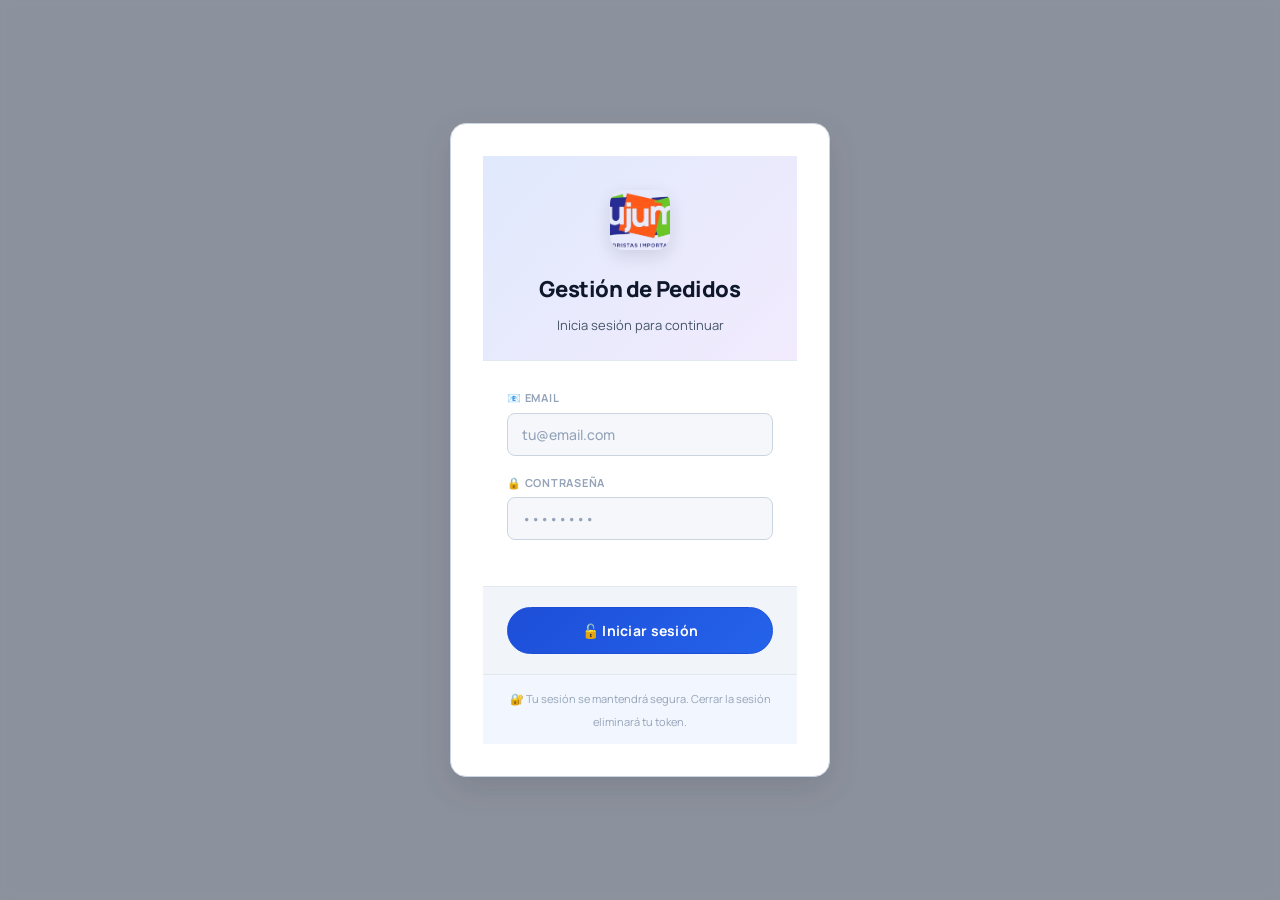
<file: configuracion.html>
<!DOCTYPE html>
<html lang="es">
<head>
  <meta charset="UTF-8" />
  <meta name="viewport" content="width=device-width, initial-scale=1.0" />
  <title>Configuración — Gestión de pedidos</title>
  <link rel="stylesheet" href="styles.css" />
  <link rel="icon" type="image/x-icon" href="favicon.ico">
</head>
<body>

<!-- ============================================================
     MODAL DE LOGIN
============================================================ -->
<div class="modal-overlay" id="modal-login-overlay">
  <div class="modal modal-login" id="modal-login">
    <div class="login-header">
      <img src="LOGO-Photoroom.png" alt="Logo" class="login-logo" />
      <h2>Gestión de Pedidos</h2>
      <p>Inicia sesión para continuar</p>
    </div>
    <div class="login-body">
      <div class="modal-field">
        <label for="login-email">📧 Email</label>
        <input type="email" id="login-email" placeholder="tu@email.com" />
      </div>
      <div class="modal-field">
        <label for="login-password">🔒 Contraseña</label>
        <input type="password" id="login-password" placeholder="••••••••" />
      </div>
      <p class="modal-hint error-msg" id="login-error" style="margin-top: 8px;"></p>
      <p class="modal-hint" id="login-loading" style="color: var(--text-muted); text-align: center; display: none;">
        Validando credenciales...
      </p>
    </div>
    <div class="login-footer">
      <button class="modal-btn primary" id="btn-login" onclick="autenticarConfig()" style="width: 100%;">
        🔓 Iniciar sesión
      </button>
    </div>
    <div class="login-footer-info">
      <small>🔐 Tu sesión se mantendrá segura. Cerrar la sesión eliminará tu token.</small>
    </div>
  </div>
</div>

<!-- ============================================================
     CONTENIDO PRINCIPAL
============================================================ -->
<div class="main-container" id="main-app" style="display: none;">
<div class="app-shell">

  <!-- SIDEBAR -->
  <aside class="sidebar">
    <div class="sidebar-logo">
      <img src="LOGO-Photoroom.png" alt="Logo" />
      <span>Gestión de<br>Pedidos</span>
    </div>

    <ul class="sidebar-nav" data-menu>
      <!-- Lo llena menu.js -->
    </ul>

    <div class="sidebar-clock">
      <div class="sidebar-clock-icon">
        <svg width="17" height="17" viewBox="0 0 24 24" fill="none" stroke="currentColor" stroke-width="2" stroke-linecap="round" stroke-linejoin="round"><circle cx="12" cy="12" r="10"></circle><polyline points="12 6 12 12 16 14"></polyline></svg>
      </div>
      <div>
        <div class="sidebar-clock-label">Hora actual</div>
        <div class="sidebar-clock-time" id="sidebar-clock-time">--:--:--</div>
        <div class="sidebar-clock-date" id="sidebar-clock-date"></div>
      </div>
    </div>
  </aside>

  <!-- CONTENIDO -->
  <div class="content-area">

    <header class="header-bar">
      <div class="header-page">
        <div class="header-page-icon">
          <svg width="18" height="18" viewBox="0 0 24 24" fill="none" stroke="currentColor" stroke-width="2" stroke-linecap="round" stroke-linejoin="round"><circle cx="12" cy="12" r="3"></circle><path d="M19.4 15a1.65 1.65 0 0 0 .33 1.82l.06.06a2 2 0 1 1-2.83 2.83l-.06-.06a1.65 1.65 0 0 0-1.82-.33 1.65 1.65 0 0 0-1 1.51V21a2 2 0 0 1-4 0v-.09A1.65 1.65 0 0 0 9 19.4a1.65 1.65 0 0 0-1.82.33l-.06.06a2 2 0 1 1-2.83-2.83l.06-.06a1.65 1.65 0 0 0 .33-1.82 1.65 1.65 0 0 0-1.51-1H3a2 2 0 0 1 0-4h.09A1.65 1.65 0 0 0 4.6 9a1.65 1.65 0 0 0-.33-1.82l-.06-.06a2 2 0 1 1 2.83-2.83l.06.06a1.65 1.65 0 0 0 1.82.33H9a1.65 1.65 0 0 0 1-1.51V3a2 2 0 0 1 4 0v.09a1.65 1.65 0 0 0 1 1.51 1.65 1.65 0 0 0 1.82-.33l.06-.06a2 2 0 1 1 2.83 2.83l-.06.06a1.65 1.65 0 0 0-.33 1.82V9a1.65 1.65 0 0 0 1.51 1H21a2 2 0 0 1 0 4h-.09a1.65 1.65 0 0 0-1.51 1z"></path></svg>
        </div>
        <span class="header-page-title">Configuración</span>
      </div>
      <div class="header-actions">
        <div class="user-menu" tabindex="0">
          <button class="user-menu-trigger" type="button">
            <span class="user-avatar">
              <svg width="15" height="15" viewBox="0 0 24 24" fill="none" stroke="currentColor" stroke-width="2" stroke-linecap="round" stroke-linejoin="round"><path d="M20 21v-2a4 4 0 0 0-4-4H8a4 4 0 0 0-4 4v2"></path><circle cx="12" cy="7" r="4"></circle></svg>
            </span>
            <span class="user-info">
              <span class="user-name" id="usuario-nombre">Usuario</span>
              <span class="user-role">Administrador</span>
            </span>
            <svg class="chevron" width="13" height="13" viewBox="0 0 24 24" fill="none" stroke="currentColor" stroke-width="2.4" stroke-linecap="round" stroke-linejoin="round"><polyline points="6 9 12 15 18 9"></polyline></svg>
          </button>
          <div class="user-menu-dropdown">
            <button type="button" onclick="cerrarSesionConfig()">
              <svg width="14" height="14" viewBox="0 0 24 24" fill="none" stroke="currentColor" stroke-width="2" stroke-linecap="round" stroke-linejoin="round"><path d="M9 21H5a2 2 0 0 1-2-2V5a2 2 0 0 1 2-2h4"></path><polyline points="16 17 21 12 16 7"></polyline><line x1="21" y1="12" x2="9" y2="12"></line></svg>
              Cerrar sesión
            </button>
          </div>
        </div>
      </div>
    </header>

    <div class="page-heading">
      <h1>Configuración</h1>
      <p>Administra usuarios, roles y los parámetros generales del sistema</p>
    </div>

    <!-- ============================================================
         LAYOUT: sub-nav de configuración + panel de contenido
    ============================================================ -->
    <div class="config-layout" style="display:flex;gap:20px;align-items:flex-start;">

      <!-- SUB-NAV -->
      <nav class="config-subnav" style="flex:0 0 260px;background:var(--bg-card);border:1px solid var(--border);border-radius:12px;padding:10px;">
        <button class="config-tab-btn active" data-tab="usuarios" onclick="mostrarTabConfig('usuarios')">👥 Gestión de Usuarios y Roles</button>
        <button class="config-tab-btn" data-tab="horarios" onclick="mostrarTabConfig('horarios')">⏱️ Horarios y Pausas Automáticas</button>
        <button class="config-tab-btn" data-tab="backups" id="btn-tab-backups" onclick="mostrarTabConfig('backups')" style="display:none;">💾 Copias de seguridad</button>
        <div class="config-proximamente">
          <strong>Próximamente</strong>
          General · Sucursales · Apariencia · Notificaciones · Parámetros de pedidos · Seguridad · Integraciones · Reportes
        </div>
      </nav>

      <!-- PANEL -->
      <div class="config-panel" style="flex:1;min-width:0;">

        <!-- ── TAB: USUARIOS (funcional) ── -->
        <div class="config-tab-panel" id="tab-usuarios">
          <div class="filters-card">
            <div class="filters-card-title">Usuarios del sistema</div>
            <div class="filters-actions">
              <button class="add" type="button" onclick="abrirModalUsuario()">+ Registrar usuario</button>
            </div>
          </div>

          <div class="list-section">
            <div class="list-toolbar">
              <input type="text" id="usr-filtro-texto" placeholder="🔍 Buscar por nombre o email..." oninput="renderListaUsuarios()" />
              <span class="filter-count" id="usr-filter-count">0 usuarios</span>
            </div>
            <div id="usuarios-list">
              <div class="empty-state" id="usr-empty-state">
                <div class="empty-state-icon">👥</div>
                <div>No hay usuarios registrados todavía.</div>
              </div>
            </div>
          </div>
        </div>

        <!-- ── TABS placeholder (arquitectura lista, contenido pendiente) ── -->
        <div class="config-tab-panel" id="tab-general" style="display:none;">
          <div class="filters-card"><div class="filters-card-title">⚙️ Configuración General</div>
          <p class="modal-hint">Próximamente: nombre de la empresa, zona horaria, moneda.</p></div>
        </div>
        <div class="config-tab-panel" id="tab-sucursales" style="display:none;">
          <div class="filters-card"><div class="filters-card-title">🏬 Sucursales</div>
          <p class="modal-hint">Próximamente: alta y gestión de sucursales/almacenes.</p></div>
        </div>
        <div class="config-tab-panel" id="tab-horarios" style="display:none;">
          <div class="filters-card"><div class="filters-card-title">⏱️ Horarios y Pausas Automáticas</div>
          <p class="modal-hint">Ya gestionable hoy desde <a href="Sacadores.html">Sacadores</a> (horario individual) y el botón "Horas Extras" en Pedidos. Aquí irán las reglas globales por defecto.</p></div>
        </div>
        <div class="config-tab-panel" id="tab-apariencia" style="display:none;">
          <div class="filters-card"><div class="filters-card-title">🎨 Apariencia</div>
          <p class="modal-hint">Próximamente: tema, colores y logo.</p></div>
        </div>
        <div class="config-tab-panel" id="tab-notificaciones" style="display:none;">
          <div class="filters-card"><div class="filters-card-title">🔔 Notificaciones</div>
          <p class="modal-hint">Próximamente: alertas por email/Slack de pedidos atrasados.</p></div>
        </div>
        <div class="config-tab-panel" id="tab-parametros" style="display:none;">
          <div class="filters-card"><div class="filters-card-title">📦 Parámetros de Pedidos</div>
          <p class="modal-hint">Próximamente: umbral de equipo (hoy fijo en 100 referencias) y otros valores por defecto.</p></div>
        </div>
        <div class="config-tab-panel" id="tab-seguridad" style="display:none;">
          <div class="filters-card"><div class="filters-card-title">🔒 Seguridad</div>
          <p class="modal-hint">Próximamente: expiración de sesión, políticas de contraseña.</p></div>
        </div>
        <div class="config-tab-panel" id="tab-backups" style="display:none;">
          <!-- Respaldo completo de la base (solo superadmin y admin; el backend también lo exige) -->
          <div id="respaldo-bd"></div>
        </div>
        <div class="config-tab-panel" id="tab-integraciones" style="display:none;">
          <div class="filters-card"><div class="filters-card-title">🔌 Integraciones</div>
          <p class="modal-hint">Próximamente: webhooks u otras integraciones externas.</p></div>
        </div>
        <div class="config-tab-panel" id="tab-reportes-config" style="display:none;">
          <div class="filters-card"><div class="filters-card-title">📊 Configuración de Reportes</div>
          <p class="modal-hint">Próximamente: KPIs por defecto del dashboard de Reportes.</p></div>
        </div>

      </div>
    </div>

  </div><!-- /content-area -->

</div><!-- /app-shell -->
</div><!-- /main-container -->

<!-- ============================================================
     MODAL: Registrar / Editar usuario
============================================================ -->
<div class="modal-overlay" id="modal-usuario-overlay" onclick="handleUsuarioOverlayClick(event)">
  <div class="modal" id="modal-usuario" style="max-width:480px;">
    <div class="modal-header">
      <div class="modal-title" id="usuario-modal-title">Registrar usuario</div>
      <div class="modal-subtitle">Nombre, email, contraseña y rol</div>
    </div>
    <div class="modal-body">
      <div class="modal-field">
        <label for="usr-nombre">Nombre completo</label>
        <input type="text" id="usr-nombre" placeholder="Ej: María Pérez" />
      </div>
      <div class="modal-field">
        <label for="usr-email">Email</label>
        <input type="email" id="usr-email" placeholder="usuario@empresa.com" />
      </div>
      <div class="modal-field">
        <label for="usr-password">Contraseña <span id="usr-password-hint-edit" style="display:none;font-weight:400;">(dejar vacío para no cambiarla)</span></label>
        <input type="password" id="usr-password" placeholder="Mínimo 6 caracteres" />
      </div>
      <div class="modal-field">
        <label for="usr-rol">Rol</label>
        <select id="usr-rol">
          <option value="operador">Operador</option>
          <option value="admin">Administrador</option>
        </select>
      </div>
      <div class="modal-field" id="usr-activo-wrap" style="display:none;align-items:center;gap:8px;">
        <input type="checkbox" id="usr-activo" style="width:auto;" />
        <label for="usr-activo" style="margin:0;">Activo</label>
      </div>
      <p class="modal-hint error-msg" id="usr-error"></p>
    </div>
    <div class="modal-footer">
      <button class="modal-btn secondary" onclick="cerrarModalUsuario()">Cancelar</button>
      <button class="modal-btn primary" id="usr-btn-guardar" onclick="guardarUsuario()">Guardar</button>
    </div>
  </div>
</div>

<style>
  .config-tab-btn {
    display: block;
    width: 100%;
    text-align: left;
    padding: 10px 12px;
    margin-bottom: 4px;
    border: none;
    border-radius: 8px;
    background: transparent;
    color: inherit;
    font-size: 13px;
    cursor: pointer;
  }
  .config-tab-btn:hover { background: var(--bg-elevated); }
  .config-proximamente { margin-top: 10px; padding: 10px 12px; font-size: 12px; line-height: 1.6; color: var(--text-muted); border-top: 1px solid var(--border); }
  .config-proximamente strong { display: block; color: var(--text-secondary); font-size: 11px; text-transform: uppercase; letter-spacing: .04em; }
  .config-tab-btn.active { background: var(--accent); color: var(--text-on-accent); font-weight: 600; }
</style>

<!-- Scripts en orden correcto -->
<script src="gm-api.js"></script>
<script src="respaldo-ui.js"></script>
<script src="configuracion.js"></script>

<script>
  function handleUsuarioOverlayClick(e) {
    if (e.target === document.getElementById("modal-usuario-overlay")) cerrarModalUsuario();
  }
  document.addEventListener("DOMContentLoaded", () => {
    document.addEventListener("keydown", e => {
      if (e.key === "Escape") cerrarModalUsuario();
    });
    inicializarAutenticacionConfig();
  });
</script>

<script src="menu.js"></script>
</body>
</html>
</file>
<file: styles.css>
/* ============================================================
   GESTIÓN DE PEDIDOS — DESIGN SYSTEM
   Tema claro: fondo gris muy claro, tarjetas blancas y azul como
   color de marca. El verde queda solo para estados de "éxito".
   ============================================================ */

/* ============================================================
   IMPORTS
============================================================ */
@import url('https://fonts.googleapis.com/css2?family=Manrope:wght@400;500;600;700;800&family=JetBrains+Mono:wght@400;500;600;700&display=swap');

/* ============================================================
   TOKENS
============================================================ */
:root {
  /* Superficies */
  --bg:            #f5f7fb;
  --bg-surface:    #ffffff;
  --bg-card:       #ffffff;
  --bg-elevated:   #f1f5f9;
  --border:        #e2e8f0;
  --border-light:  #cbd5e1;

  /* Marca (azul) */
  --accent:        #2563eb;
  --accent-soft:   #3b82f6;
  --accent-deep:   #1d4ed8;
  --accent-tint:   #eff6ff;
  --accent-glow:   rgba(37, 99, 235, 0.16);

  /* Estados */
  --success:       #16a34a;
  --success-glow:  rgba(22, 163, 74, 0.14);
  --warn:          #d97706;
  --warn-glow:     rgba(217, 119, 6, 0.14);
  --danger:        #dc2626;
  --danger-glow:   rgba(220, 38, 38, 0.12);
  --team:          #7c3aed;
  --team-glow:     rgba(124, 58, 237, 0.16);
  --team-dim:      rgba(124, 58, 237, 0.08);

  /* Texto */
  --text-primary:   #0f172a;
  --text-secondary: #475569;
  --text-muted:     #94a3b8;
  --text-on-accent: #ffffff;

  --radius-sm:  8px;
  --radius:     12px;
  --radius-lg:  16px;
  --radius-pill: 999px;

  --font-ui:   'Manrope', sans-serif;
  --font-mono: 'JetBrains Mono', monospace;

  --ease: cubic-bezier(0.22, 1, 0.36, 1);
  --ease-snap: cubic-bezier(0.34, 1.56, 0.64, 1);

  --shadow-card:     0 1px 2px rgba(15, 23, 42, 0.05), 0 1px 3px rgba(15, 23, 42, 0.06);
  --shadow-elevated: 0 12px 32px rgba(15, 23, 42, 0.12);
  --shadow-glow:     0 0 0 3px var(--accent-glow);
  --overlay:         rgba(15, 23, 42, 0.45);

  /* Alias usados por algunos estilos en línea (antes caían a colores oscuros) */
  --surface:  var(--bg-surface);
  --surface2: var(--bg-elevated);

  /* Ancho del panel lateral, referenciado por el shell y el header */
  --sidebar-w: 240px;
}

/* ============================================================
   RESET & BASE
============================================================ */
*, *::before, *::after {
  margin: 0; padding: 0;
  box-sizing: border-box;
}

html { scroll-behavior: smooth; }

::selection {
  background: var(--accent-glow);
  color: var(--text-primary);
}

body {
  background: var(--bg);
  color: var(--text-primary);
  font-family: var(--font-ui);
  font-size: 14px;
  line-height: 1.6;
  min-height: 100vh;
  padding: 24px 28px 60px;
}

/* Foco de teclado visible en toda la app */
a:focus-visible,
button:focus-visible,
input:focus-visible,
select:focus-visible {
  outline: 2px solid var(--accent);
  outline-offset: 2px;
}

@media (prefers-reduced-motion: reduce) {
  *, *::before, *::after {
    animation-duration: 0.001ms !important;
    animation-iteration-count: 1 !important;
    transition-duration: 0.001ms !important;
    scroll-behavior: auto !important;
  }
}

/* ============================================================
   SCROLLBAR
============================================================ */
::-webkit-scrollbar { width: 6px; height: 6px; }
::-webkit-scrollbar-track { background: transparent; }
::-webkit-scrollbar-thumb {
  background: var(--border-light);
  border-radius: 3px;
}
::-webkit-scrollbar-thumb:hover { background: var(--accent); }

/* ============================================================
   NAVBAR
============================================================ */
.navbar {
  background: var(--bg-surface);
  border: 1px solid var(--border);
  border-radius: var(--radius-lg);
  padding: 14px 24px;
  display: flex;
  justify-content: space-between;
  align-items: center;
  margin-bottom: 32px;
  position: sticky;
  top: 16px;
  z-index: 100;
  backdrop-filter: blur(12px);
  box-shadow: var(--shadow-card);
  position: relative;
  overflow: hidden;
}

.navbar::after {
  content: "";
  position: absolute;
  left: 0; right: 0; bottom: 0;
  height: 2px;
  background: linear-gradient(90deg, transparent, var(--accent), transparent);
  background-size: 200% 100%;
  animation: navGlide 6s var(--ease) infinite;
  opacity: 0.55;
}

@keyframes navGlide {
  0%   { background-position: 200% 0; }
  100% { background-position: -200% 0; }
}

.navbar-logo {
  display: flex;
  align-items: center;
  gap: 12px;
  font-size: 16px;
  font-weight: 800;
  color: var(--text-primary);
  letter-spacing: -0.02em;
}

.navbar-logo img {
  height: 34px;
  width: auto;
  filter: brightness(1.05);
  border-radius: 8px;
  transition: transform 0.4s var(--ease);
}

.navbar-logo:hover img { transform: rotate(-4deg) scale(1.04); }

.navbar-links {
  display: flex;
  gap: 8px;
  list-style: none;
  align-items: center;
}

.navbar-links a {
  text-decoration: none;
  color: var(--text-secondary);
  padding: 7px 14px;
  border-radius: var(--radius-sm);
  font-size: 13px;
  font-weight: 600;
  transition: color 0.2s var(--ease), background 0.2s var(--ease), border-color 0.2s var(--ease);
  border: 1px solid transparent;
  position: relative;
}

.navbar-links a:hover,
.navbar-links a.active {
  background: var(--bg-elevated);
  color: var(--text-primary);
  border-color: var(--border-light);
}

.navbar-links a.active {
  color: var(--accent-soft);
  box-shadow: inset 0 0 0 1px rgba(37, 99, 235, 0.25);
}

/* ============================================================
   HEADING
============================================================ */
h1 {
  font-size: 27px;
  font-weight: 800;
  letter-spacing: -0.03em;
  margin-bottom: 24px;
  color: var(--text-primary);
  display: flex;
  align-items: center;
  gap: 12px;
}

h1::before {
  content: "";
  display: inline-block;
  width: 5px;
  height: 28px;
  border-radius: 3px;
  background: linear-gradient(to bottom, var(--accent), var(--success));
  box-shadow: 0 0 12px var(--accent-glow);
}

/* ============================================================
   MAIN CONTAINER
============================================================ */
.main-container {
  max-width: 1400px;
  margin: 0 auto;
  display: flex;
  flex-direction: column;
  gap: 24px;
  animation: fadeIn 0.5s var(--ease);
}

@keyframes fadeIn {
  from { opacity: 0; }
  to   { opacity: 1; }
}

/* ============================================================
   STATS BAR
============================================================ */
.stats-bar {
  display: flex;
  gap: 12px;
  flex-wrap: wrap;
}

.stat-pill {
  display: flex;
  align-items: center;
  gap: 8px;
  background: var(--bg-surface);
  border: 1px solid var(--border);
  border-radius: var(--radius-pill);
  padding: 8px 18px;
  font-size: 13px;
  font-weight: 700;
  transition: border-color 0.25s var(--ease), transform 0.25s var(--ease), box-shadow 0.25s var(--ease);
}

.stat-pill:hover {
  transform: translateY(-2px);
  box-shadow: var(--shadow-card);
}

.stat-pill .stat-dot {
  width: 8px;
  height: 8px;
  border-radius: 50%;
  flex-shrink: 0;
  position: relative;
}

.stat-pill .stat-dot::after {
  content: "";
  position: absolute;
  inset: -4px;
  border-radius: 50%;
  background: inherit;
  opacity: 0.45;
  animation: pillPulse 2.4s ease-in-out infinite;
}

@keyframes pillPulse {
  0%   { transform: scale(0.6); opacity: 0.5; }
  70%  { transform: scale(1.9); opacity: 0; }
  100% { transform: scale(1.9); opacity: 0; }
}

.stat-pill.activos     .stat-dot { background: var(--accent); }
.stat-pill.pausados    .stat-dot { background: var(--warn); }
.stat-pill.finalizados .stat-dot { background: var(--success); }

.stat-pill .stat-num   { font-family: var(--font-mono); font-size: 15px; color: var(--text-primary); }
.stat-pill .stat-label { color: var(--text-secondary); font-size: 12px; }

/* ============================================================
   FORM CARD
============================================================ */
.form-card {
  background: var(--bg-surface);
  border: 1px solid var(--border);
  border-radius: var(--radius-lg);
  padding: 24px 28px;
  display: flex;
  flex-wrap: wrap;
  gap: 14px;
  align-items: center;
  box-shadow: var(--shadow-card);
}

/* ============================================================
   FILTER BAR
============================================================ */
.filter-bar {
  display: flex;
  gap: 10px;
  align-items: center;
  flex-wrap: wrap;
}

.filter-bar input,
.filter-bar select {
  min-width: 180px;
  background: var(--bg-surface);
  border: 1px solid var(--border-light);
  color: var(--text-primary);
  font-family: var(--font-ui);
  font-size: 13px;
  padding: 9px 14px;
  border-radius: var(--radius-sm);
  transition: border-color 0.2s var(--ease), box-shadow 0.2s var(--ease);
}

.filter-bar input::placeholder { color: var(--text-muted); }

.filter-bar input:focus,
.filter-bar select:focus {
  outline: none;
  border-color: var(--accent);
  box-shadow: 0 0 0 3px var(--accent-glow);
}

.filter-bar select {
  appearance: none;
  -webkit-appearance: none;
  background-image: url("data:image/svg+xml,%3Csvg xmlns='http://www.w3.org/2000/svg' width='12' height='12' viewBox='0 0 12 12'%3E%3Cpath fill='%23aec3b0' d='M6 8L1 3h10z'/%3E%3C/svg%3E");
  background-repeat: no-repeat;
  background-position: right 12px center;
  padding-right: 32px;
}

.filter-bar select option { background: var(--bg-surface); color: var(--text-primary); }

.filter-count {
  font-size: 12px;
  color: var(--text-muted);
  font-family: var(--font-mono);
  margin-left: 4px;
}

.btn-clear-filter {
  background: transparent;
  border: 1px solid var(--border-light);
  color: var(--text-secondary);
  font-size: 12px;
  padding: 8px 14px;
  border-radius: var(--radius-pill);
  cursor: pointer;
  transition: all 0.2s var(--ease);
  font-family: var(--font-ui);
}

.btn-clear-filter:hover {
  border-color: var(--danger);
  color: var(--danger);
  background: var(--danger-glow);
}

/* ============================================================
   INPUTS & SELECTS (global)
============================================================ */
input, select {
  background: var(--bg);
  border: 1px solid var(--border-light);
  color: var(--text-primary);
  font-family: var(--font-ui);
  font-size: 13px;
  padding: 10px 14px;
  border-radius: var(--radius-sm);
  min-width: 200px;
  transition: border-color 0.2s var(--ease), box-shadow 0.2s var(--ease), background 0.2s var(--ease);
  appearance: none;
  -webkit-appearance: none;
}

input::placeholder { color: var(--text-muted); }

input:focus, select:focus {
  outline: none;
  border-color: var(--accent);
  box-shadow: 0 0 0 3px var(--accent-glow);
  background: var(--bg-surface);
}

select {
  background-image: url("data:image/svg+xml,%3Csvg xmlns='http://www.w3.org/2000/svg' width='12' height='12' viewBox='0 0 12 12'%3E%3Cpath fill='%23aec3b0' d='M6 8L1 3h10z'/%3E%3C/svg%3E");
  background-repeat: no-repeat;
  background-position: right 12px center;
  padding-right: 32px;
}

select option { background: var(--bg-surface); color: var(--text-primary); }

/* ============================================================
   TOP ACTIONS
============================================================ */
.top-actions {
  display: flex;
  gap: 10px;
  flex-wrap: wrap;
  align-items: center;
}

/* ============================================================
   BUTTONS
   Acciones = píldora (eco de las cápsulas de la paleta),
   contenedores = esquina suave. Jerarquía visual clara.
============================================================ */
button {
  font-family: var(--font-ui);
  font-size: 13px;
  font-weight: 700;
  padding: 10px 20px;
  border-radius: var(--radius-pill);
  border: 1px solid transparent;
  cursor: pointer;
  transition: transform 0.15s var(--ease-snap), box-shadow 0.25s var(--ease), background 0.2s var(--ease), border-color 0.2s var(--ease), color 0.2s var(--ease);
  letter-spacing: 0.01em;
  white-space: nowrap;
  position: relative;
}

button:active { transform: scale(0.96); }

.add {
  background: var(--accent);
  color: var(--text-on-accent);
  border-color: var(--accent);
}
.add:hover {
  box-shadow: 0 6px 20px var(--accent-glow);
  transform: translateY(-1px);
}

.pause { background: transparent; color: var(--warn); border-color: var(--warn); }
.pause:hover { background: var(--warn-glow); transform: translateY(-1px); }

.star { background: transparent; color: var(--success); border-color: var(--success); }
.star:hover { background: var(--success-glow); transform: translateY(-1px); }

button[onclick="eliminarTodos()"],
.btn-delete-all {
  background: transparent; color: var(--danger); border-color: var(--danger);
}
button[onclick="eliminarTodos()"]:hover,
.btn-delete-all:hover { background: var(--danger-glow); transform: translateY(-1px); }

/* ============================================================
   TASK LIST GRID
============================================================ */
#task-list {
  display: grid;
  grid-template-columns: repeat(auto-fill, minmax(300px, 1fr));
  gap: 18px;
}

/* ============================================================
   TASK CARD
============================================================ */
.task {
  background: var(--bg-card);
  border: 1px solid var(--border);
  border-radius: var(--radius-lg);
  padding: 20px;
  display: flex;
  flex-direction: column;
  gap: 12px;
  box-shadow: var(--shadow-card);
  transition: border-color 0.3s var(--ease), transform 0.3s var(--ease), box-shadow 0.3s var(--ease);
  position: relative;
  overflow: hidden;
  animation: slideIn 0.4s var(--ease) backwards;
}

#task-list .task:nth-child(1) { animation-delay: 0.02s; }
#task-list .task:nth-child(2) { animation-delay: 0.06s; }
#task-list .task:nth-child(3) { animation-delay: 0.10s; }
#task-list .task:nth-child(4) { animation-delay: 0.14s; }
#task-list .task:nth-child(5) { animation-delay: 0.18s; }
#task-list .task:nth-child(n+6) { animation-delay: 0.20s; }

@keyframes slideIn {
  from { opacity: 0; transform: translateY(14px) scale(0.98); }
  to   { opacity: 1; transform: translateY(0) scale(1); }
}

@keyframes fadeOut {
  to { opacity: 0; transform: translateY(-8px) scale(0.97); }
}

.task::after {
  content: "";
  position: absolute;
  top: 0; left: 0; right: 0;
  height: 3px;
  background: linear-gradient(90deg, var(--accent-deep), var(--accent), var(--success));
  background-size: 200% 100%;
  background-position: 0% 0%;
  opacity: 0.75;
  transition: opacity 0.3s var(--ease), background-position 0.6s var(--ease);
}

.task:hover {
  border-color: var(--border-light);
  transform: translateY(-4px);
  box-shadow: var(--shadow-card), var(--shadow-glow);
}

.task:hover::after {
  opacity: 1;
  background-position: 100% 0%;
}

.task.finalizado { border-color: var(--success); }
.task.finalizado::after { background: var(--success); opacity: 1; }

/* Tarjeta con equipo */
.task.en-equipo {
  border-color: rgba(124, 58, 237, 0.4);
}
.task.en-equipo::after {
  background: linear-gradient(90deg, var(--team), var(--accent));
  opacity: 0.9;
}

.task-header {
  display: flex;
  justify-content: space-between;
  align-items: flex-start;
}

.task-code {
  font-family: var(--font-mono);
  font-size: 16px;
  font-weight: 700;
  color: var(--accent-soft);
  letter-spacing: -0.02em;
}

.btn-delete {
  background: transparent;
  border: none;
  color: var(--text-muted);
  font-size: 14px;
  padding: 4px 6px;
  border-radius: 4px;
  line-height: 1;
  transition: color 0.2s var(--ease), background 0.2s var(--ease), transform 0.2s var(--ease);
}
.btn-delete:hover { color: var(--danger); background: var(--danger-glow); transform: scale(1.1); }

.task-sacador {
  font-size: 13px;
  font-weight: 700;
  color: var(--text-primary);
  line-height: 1.3;
}

.task-meta {
  display: flex;
  gap: 8px;
  flex-wrap: wrap;
  align-items: center;
}

.meta-item {
  font-size: 12px;
  color: var(--text-secondary);
  background: var(--bg-elevated);
  padding: 3px 10px;
  border-radius: var(--radius-pill);
  border: 1px solid var(--border);
}

/* ============================================================
   EQUIPO SECTION en la tarjeta
============================================================ */
.task-team {
  background: var(--team-dim);
  border: 1px solid rgba(124, 58, 237, 0.28);
  border-radius: var(--radius-sm);
  padding: 10px 12px;
  display: flex;
  flex-direction: column;
  gap: 6px;
}

.task-team-title {
  font-size: 10px;
  font-weight: 800;
  text-transform: uppercase;
  letter-spacing: 0.08em;
  color: var(--team);
  margin-bottom: 2px;
}

.task-team-member {
  display: flex;
  align-items: flex-start;
  gap: 8px;
  font-size: 12px;
  color: var(--text-primary);
}

.task-team-member .member-role {
  font-size: 10px;
  font-weight: 700;
  text-transform: uppercase;
  letter-spacing: 0.06em;
  padding: 2px 8px;
  border-radius: var(--radius-pill);
  flex-shrink: 0;
  margin-top: 1px;
}

.member-role.lider {
  background: rgba(124, 58, 237, 0.2);
  color: var(--team);
  border: 1px solid rgba(124, 58, 237, 0.32);
}

.member-role.auxiliar {
  background: rgba(37, 99, 235, 0.15);
  color: var(--accent-soft);
  border: 1px solid rgba(37, 99, 235, 0.28);
}

.member-info {
  display: flex;
  flex-direction: column;
  gap: 2px;
  min-width: 0;
}

.member-joined {
  font-size: 10px;
  color: var(--text-muted);
  font-family: var(--font-mono);
  line-height: 1.2;
}

.btn-add-aux {
  background: transparent;
  border: 1px dashed rgba(124, 58, 237, 0.45);
  color: var(--team);
  font-size: 11px;
  font-weight: 700;
  padding: 7px 12px;
  border-radius: var(--radius-pill);
  cursor: pointer;
  transition: all 0.2s var(--ease);
  width: 100%;
  margin-top: 4px;
  font-family: var(--font-ui);
  letter-spacing: 0.02em;
}

.btn-add-aux:hover {
  background: var(--team-dim);
  border-color: var(--team);
  border-style: solid;
}

/* ============================================================
   BADGE PRÓXIMA PAUSA
============================================================ */
.badge-pausa {
  display: inline-flex;
  align-items: center;
  gap: 5px;
  font-size: 11px;
  font-weight: 700;
  font-family: var(--font-mono);
  padding: 3px 10px;
  border-radius: var(--radius-pill);
  border: 1px solid;
  transition: opacity 0.3s var(--ease);
}

.badge-pausa.tipo-almuerzo {
  color: var(--warn);
  border-color: rgba(217, 119, 6, 0.4);
  background: var(--warn-glow);
}

.badge-pausa.tipo-salida {
  color: var(--danger);
  border-color: rgba(220, 38, 38, 0.4);
  background: var(--danger-glow);
}

.badge-pausa.tipo-pronto { animation: pulseBadge 1.3s ease-in-out infinite; }

@keyframes pulseBadge {
  0%, 100% { opacity: 1; transform: scale(1); }
  50%      { opacity: 0.6; transform: scale(1.04); }
}

/* ============================================================
   TASK TIMES / TIMER
============================================================ */
.task-times {
  display: flex;
  flex-direction: column;
  gap: 4px;
  border-top: 1px solid var(--border);
  padding-top: 10px;
}

.time-row {
  display: flex;
  justify-content: space-between;
  align-items: center;
  gap: 8px;
}

.time-label {
  font-size: 11px;
  text-transform: uppercase;
  letter-spacing: 0.07em;
  color: var(--text-muted);
  font-weight: 700;
}

.time-value {
  font-family: var(--font-mono);
  font-size: 11px;
  color: var(--text-secondary);
}

.task-timer {
  font-family: var(--font-mono);
  font-variant-numeric: tabular-nums;
  font-size: 30px;
  font-weight: 700;
  letter-spacing: 0.04em;
  color: var(--text-primary);
  text-align: center;
  padding: 10px 0;
  border-radius: var(--radius-sm);
  background: var(--bg);
  border: 1px solid var(--border);
  transition: color 0.3s var(--ease), border-color 0.3s var(--ease);
}

.task.finalizado .task-timer {
  color: var(--success);
  border-color: rgba(22, 163, 74, 0.3);
}

.task-tpp {
  font-size: 12px;
  color: var(--success);
  text-align: center;
  font-family: var(--font-mono);
}

.task-actions {
  display: grid;
  grid-template-columns: 1fr 1fr 1fr;
  gap: 8px;
}

.btn-action {
  font-size: 11px;
  font-weight: 700;
  padding: 9px 4px;
  border-radius: var(--radius-sm);
  border: 1px solid;
  letter-spacing: 0.02em;
  transition: all 0.2s var(--ease);
}

.btn-pause  { color: var(--warn);    border-color: var(--warn);    background: transparent; }
.btn-pause:hover, .btn-pause.paused { background: var(--warn-glow); }
.btn-resume { color: var(--success); border-color: var(--success); background: transparent; }
.btn-resume:hover { background: var(--success-glow); }
.btn-finish { color: var(--accent);  border-color: var(--accent);  background: transparent; }
.btn-finish:hover { background: var(--accent-glow); }

.btn-action:hover { transform: translateY(-1px); }

/* ============================================================
   MODAL (base)
============================================================ */
.modal-overlay {
  position: fixed;
  inset: 0;
  background: var(--overlay);
  backdrop-filter: blur(6px);
  z-index: 1000;
  display: flex;
  align-items: center;
  justify-content: center;
  padding: 20px;
  opacity: 0;
  pointer-events: none;
  transition: opacity 0.3s var(--ease), backdrop-filter 0.3s var(--ease);
}

.modal-overlay.open {
  opacity: 1;
  pointer-events: all;
}

.modal {
  background: var(--bg-surface);
  border: 1px solid var(--border-light);
  border-radius: var(--radius-lg);
  padding: 32px;
  width: 100%;
  max-width: 440px;
  max-height: 90vh;
  overflow-y: auto;
  box-shadow: var(--shadow-elevated);
  transform: translateY(20px) scale(0.96);
  transition: transform 0.32s var(--ease-snap);
  position: relative;
}

.modal-overlay.open .modal {
  transform: translateY(0) scale(1);
}

/* ============================================================
   MODAL EQUIPO — diseño especial
============================================================ */
.modal-equipo {
  max-width: 460px;
  text-align: center;
  border-color: rgba(124, 58, 237, 0.4);
  box-shadow: var(--shadow-elevated), 0 0 40px var(--team-glow);
}

.modal-equipo-icon {
  font-size: 42px;
  margin-bottom: 12px;
  animation: iconPop 0.5s var(--ease-snap) 0.1s backwards;
}

@keyframes iconPop {
  from { opacity: 0; transform: scale(0.6); }
  to   { opacity: 1; transform: scale(1); }
}

.modal-equipo .modal-title {
  font-size: 20px;
  font-weight: 800;
  margin-bottom: 6px;
  color: var(--text-primary);
}

.modal-equipo .modal-subtitle {
  font-size: 13px;
  color: var(--text-secondary);
  margin-bottom: 24px;
  line-height: 1.5;
}

.equipo-lider-preview {
  background: var(--team-dim);
  border: 1px solid rgba(124, 58, 237, 0.3);
  border-radius: var(--radius-sm);
  padding: 14px 16px;
  display: flex;
  align-items: center;
  gap: 12px;
  margin-bottom: 20px;
  text-align: left;
}

.equipo-lider-avatar {
  width: 40px;
  height: 40px;
  border-radius: 50%;
  background: rgba(124, 58, 237, 0.2);
  border: 1px solid rgba(124, 58, 237, 0.4);
  display: flex;
  align-items: center;
  justify-content: center;
  font-size: 16px;
  flex-shrink: 0;
}

.equipo-lider-info {
  display: flex;
  flex-direction: column;
  gap: 2px;
}

.equipo-lider-name {
  font-size: 14px;
  font-weight: 700;
  color: var(--text-primary);
}

.equipo-lider-badge {
  font-size: 10px;
  font-weight: 800;
  text-transform: uppercase;
  letter-spacing: 0.08em;
  color: var(--team);
}

.equipo-aux-list {
  display: flex;
  flex-direction: column;
  gap: 8px;
  margin-bottom: 20px;
  text-align: left;
}

.equipo-aux-item {
  display: flex;
  align-items: center;
  gap: 10px;
  background: var(--bg-elevated);
  border: 1px solid var(--border);
  border-radius: var(--radius-sm);
  padding: 10px 14px;
  animation: slideIn 0.3s var(--ease);
}

.equipo-aux-select {
  flex: 1;
  min-width: 0;
  background: var(--bg);
  border: 1px solid var(--border-light);
  color: var(--text-primary);
  font-family: var(--font-ui);
  font-size: 13px;
  padding: 8px 12px;
  border-radius: var(--radius-sm);
  width: 100%;
  transition: border-color 0.2s var(--ease), box-shadow 0.2s var(--ease);
}

.equipo-aux-select:focus {
  outline: none;
  border-color: var(--team);
  box-shadow: 0 0 0 3px var(--team-glow);
}

.equipo-btn-remove-aux {
  background: transparent;
  border: none;
  color: var(--text-muted);
  font-size: 16px;
  cursor: pointer;
  padding: 4px;
  border-radius: 4px;
  transition: color 0.2s var(--ease), transform 0.2s var(--ease);
  flex-shrink: 0;
}
.equipo-btn-remove-aux:hover { color: var(--danger); transform: scale(1.15); }

.equipo-btn-add-more {
  background: transparent;
  border: 1px dashed rgba(124, 58, 237, 0.45);
  color: var(--team);
  font-size: 12px;
  font-weight: 700;
  padding: 9px 14px;
  border-radius: var(--radius-pill);
  cursor: pointer;
  transition: all 0.2s var(--ease);
  width: 100%;
  font-family: var(--font-ui);
  margin-bottom: 20px;
}
.equipo-btn-add-more:hover {
  background: var(--team-dim);
  border-color: var(--team);
  border-style: solid;
}

.equipo-footer-btns {
  display: flex;
  gap: 10px;
}

.equipo-footer-btns .modal-btn {
  flex: 1;
}

.modal-btn.team {
  background: linear-gradient(135deg, #6d28d9, var(--team));
  color: white;
  border-color: var(--team);
}
.modal-btn.team:hover {
  box-shadow: 0 6px 18px var(--team-glow);
  transform: translateY(-1px);
}

/* ============================================================
   MODAL FINALIZAR — header / body / footer
============================================================ */
.modal-header { margin-bottom: 24px; }

.modal-step-indicator {
  display: flex;
  gap: 6px;
  margin-bottom: 16px;
}

.modal-step-dot {
  height: 3px;
  flex: 1;
  border-radius: 2px;
  background: var(--border-light);
  transition: background 0.3s var(--ease);
}

.modal-step-dot.active { background: var(--accent); }
.modal-step-dot.done   { background: var(--success); }

.modal-title {
  font-size: 18px;
  font-weight: 800;
  letter-spacing: -0.02em;
  color: var(--text-primary);
  margin-bottom: 4px;
}

.modal-subtitle {
  font-size: 13px;
  color: var(--text-secondary);
}

.modal-body {
  display: flex;
  flex-direction: column;
  gap: 16px;
  margin-bottom: 24px;
}

.modal-field label {
  display: block;
  font-size: 11px;
  font-weight: 700;
  text-transform: uppercase;
  letter-spacing: 0.07em;
  color: var(--text-muted);
  margin-bottom: 8px;
}

.modal-field input {
  width: 100%;
  min-width: unset;
  background: var(--bg);
  border: 1px solid var(--border-light);
  color: var(--text-primary);
  font-family: var(--font-mono);
  font-size: 20px;
  font-weight: 700;
  padding: 14px 16px;
  border-radius: var(--radius-sm);
  text-align: center;
  transition: border-color 0.2s var(--ease), box-shadow 0.2s var(--ease);
}

.modal-field input:focus {
  outline: none;
  border-color: var(--accent);
  box-shadow: 0 0 0 3px var(--accent-glow);
}

.modal-field input.error {
  border-color: var(--danger);
  box-shadow: 0 0 0 3px var(--danger-glow);
  animation: shake 0.4s var(--ease);
}

@keyframes shake {
  0%, 100% { transform: translateX(0); }
  25%      { transform: translateX(-5px); }
  75%      { transform: translateX(5px); }
}

.modal-hint {
  font-size: 12px;
  color: var(--text-muted);
  text-align: center;
  font-family: var(--font-mono);
}

.modal-hint.warn { color: var(--warn); }
.modal-hint.error-msg {
  color: var(--danger);
  display: none;
  opacity: 0;
  transition: opacity 0.2s var(--ease);
}
.modal-hint.error-msg.visible { display: block; opacity: 1; }

.modal-footer {
  display: flex;
  gap: 10px;
  justify-content: flex-end;
}

.modal-btn {
  font-family: var(--font-ui);
  font-size: 13px;
  font-weight: 700;
  padding: 10px 22px;
  border-radius: var(--radius-pill);
  border: 1px solid;
  cursor: pointer;
  transition: all 0.2s var(--ease);
}

.modal-btn.secondary {
  background: transparent;
  color: var(--text-secondary);
  border-color: var(--border-light);
}
.modal-btn.secondary:hover {
  color: var(--text-primary);
  border-color: var(--text-secondary);
}

.modal-btn.primary {
  background: linear-gradient(135deg, var(--accent-deep), var(--accent));
  color: white;
  border-color: var(--accent-deep);
}
.modal-btn.primary:hover {
  box-shadow: 0 6px 18px var(--accent-glow);
  transform: translateY(-1px);
}

.modal-btn.success {
  background: linear-gradient(135deg, #15803d, var(--success));
  color: #ffffff;
  border-color: var(--success);
}
.modal-btn.success:hover {
  box-shadow: 0 6px 18px var(--success-glow);
  transform: translateY(-1px);
}

/* Summary step */
.modal-summary {
  background: var(--bg);
  border: 1px solid var(--border);
  border-radius: var(--radius-sm);
  padding: 16px;
  display: flex;
  flex-direction: column;
  gap: 10px;
}

.summary-row {
  display: flex;
  justify-content: space-between;
  align-items: center;
}

.summary-key {
  font-size: 12px;
  color: var(--text-muted);
  text-transform: uppercase;
  letter-spacing: 0.06em;
  font-weight: 700;
}

.summary-val {
  font-family: var(--font-mono);
  font-size: 13px;
  color: var(--text-primary);
  font-weight: 700;
}

.summary-val.highlight { color: var(--accent-soft); font-size: 15px; }
.summary-val.success   { color: var(--success); }

/* ============================================================
   EMPTY STATE
============================================================ */
.empty-state {
  grid-column: 1 / -1;
  text-align: center;
  padding: 60px 20px;
  color: var(--text-muted);
  font-size: 13px;
  display: none;
}

.empty-state.visible { display: block; animation: fadeIn 0.4s var(--ease); }

.empty-state-icon {
  font-size: 40px;
  margin-bottom: 12px;
  opacity: 0.45;
  animation: floatIcon 3s ease-in-out infinite;
}

@keyframes floatIcon {
  0%, 100% { transform: translateY(0); }
  50%      { transform: translateY(-6px); }
}

/* ============================================================
   TOAST NOTIFICATIONS
============================================================ */
#toast-container {
  position: fixed;
  bottom: 28px;
  right: 24px;
  left: auto;
  z-index: 3000;
  display: flex;
  flex-direction: column;
  gap: 10px;
  pointer-events: none;
}

@media (max-width: 640px) {
  #toast-container { left: 12px; right: 12px; bottom: 12px; }
}

.toast {
  background: var(--bg-surface);
  border: 1px solid var(--border-light);
  color: var(--text-primary);
  font-size: 13px;
  font-weight: 500;
  padding: 13px 18px;
  border-radius: var(--radius);
  max-width: 400px;
  box-shadow: var(--shadow-card);
  opacity: 0;
  transform: translateX(24px) scale(0.98);
  transition: opacity 0.35s var(--ease-snap), transform 0.35s var(--ease-snap);
  pointer-events: all;
  cursor: pointer;
  backdrop-filter: blur(8px);
}

.toast.show { opacity: 1; transform: translateX(0) scale(1); }
.toast-success { border-left: 3px solid var(--success); }
.toast-warn    { border-left: 3px solid var(--warn); }
.toast-error   { border-left: 3px solid var(--danger); }
.toast-info    { border-left: 3px solid var(--accent); }
.toast-team    { border-left: 3px solid var(--team); }

/* ============================================================
   REPORTE / GRÁFICA PAGE
============================================================ */
.container-grafica {
  max-width: 1000px;
  margin: 32px auto;
  padding: 28px;
  background: var(--bg-surface);
  border: 1px solid var(--border);
  border-radius: var(--radius-lg);
  box-shadow: var(--shadow-card);
  animation: fadeIn 0.4s var(--ease);
}

.container-grafica h2 {
  text-align: center;
  font-size: 20px;
  font-weight: 800;
  letter-spacing: -0.02em;
  margin-bottom: 8px;
}

#conteo-pedidos {
  text-align: center;
  font-size: 13px;
  color: var(--text-secondary);
  margin-bottom: 20px;
  font-family: var(--font-mono);
}

/* ============================================================
   TABLA RESUMEN
============================================================ */
table {
  width: 100%;
  border-collapse: collapse;
  font-size: 13px;
}

thead th {
  background: var(--bg);
  color: var(--text-muted);
  font-size: 11px;
  text-transform: uppercase;
  letter-spacing: 0.07em;
  padding: 10px 14px;
  text-align: left;
  border-bottom: 1px solid var(--border);
}

tbody tr {
  border-bottom: 1px solid var(--border);
  transition: background 0.15s var(--ease);
}

tbody tr:hover { background: var(--bg-elevated); }

tbody td {
  padding: 10px 14px;
  color: var(--text-secondary);
  font-family: var(--font-mono);
}

tbody td:first-child { color: var(--text-muted); font-size: 11px; }
tbody td:nth-child(2) { color: var(--text-primary); font-family: var(--font-ui); font-weight: 600; }

/* ============================================================
   LOGIN — modal de acceso
============================================================ */
#modal-login-overlay {
  position: fixed;
  inset: 0;
  background: var(--overlay);
  backdrop-filter: blur(5px);
  display: flex;
  align-items: center;
  justify-content: center;
  z-index: 2000;
  opacity: 1;
  pointer-events: auto;
  transition: opacity 0.3s var(--ease);
}

#modal-login-overlay:not(.open) {
  opacity: 0;
  pointer-events: none;
}

.modal-login {
  width: 100%;
  max-width: 380px;
  background: var(--bg-surface);
  border: 1px solid var(--border-light);
  border-radius: var(--radius-lg);
  box-shadow: var(--shadow-elevated);
  overflow: hidden;
  animation: slideUp 0.45s var(--ease-snap);
}

@keyframes slideUp {
  from { transform: translateY(28px); opacity: 0; }
  to   { transform: translateY(0);    opacity: 1; }
}

.login-header {
  text-align: center;
  padding: 34px 24px 24px;
  background: linear-gradient(135deg, rgba(37, 99, 235, 0.14), rgba(124, 58, 237, 0.10));
  border-bottom: 1px solid var(--border);
}

.login-logo {
  width: 60px;
  height: 60px;
  margin-bottom: 16px;
  border-radius: 14px;
  object-fit: cover;
  box-shadow: 0 6px 18px rgba(15, 23, 42, 0.12);
}

.login-header h2 {
  margin: 0 0 8px 0;
  font-size: 22px;
  font-weight: 800;
  color: var(--text-primary);
  letter-spacing: -0.02em;
}

.login-header p {
  margin: 0;
  font-size: 13px;
  color: var(--text-secondary);
}

.login-body {
  padding: 28px 24px;
}

.login-body .modal-field {
  margin-bottom: 18px;
}

.login-body .modal-field:last-child {
  margin-bottom: 12px;
}

.login-body .modal-field label {
  display: block;
  font-size: 11px;
  font-weight: 700;
  color: var(--text-muted);
  margin-bottom: 6px;
  text-transform: uppercase;
  letter-spacing: 0.07em;
}

.login-body .modal-field input {
  width: 100%;
  padding: 11px 14px;
  border: 1px solid var(--border-light);
  border-radius: var(--radius-sm);
  background: var(--bg);
  color: var(--text-primary);
  font-family: var(--font-ui);
  font-size: 14px;
  font-weight: 500;
  text-align: left;
  transition: all 0.2s var(--ease);
  box-sizing: border-box;
}

.login-body .modal-field input:focus {
  outline: none;
  border-color: var(--accent);
  background: var(--bg-surface);
  box-shadow: 0 0 0 3px var(--accent-glow);
}

.login-body .modal-field input::placeholder {
  color: var(--text-muted);
}

.login-body #login-error { margin-top: 8px; }

.login-body #login-loading {
  margin-top: 8px !important;
  display: none;
  font-size: 13px;
  gap: 6px;
  align-items: center;
  justify-content: center;
}

.login-body #login-loading::before {
  content: "";
  width: 12px;
  height: 12px;
  border: 2px solid var(--border-light);
  border-top-color: var(--accent);
  border-radius: 50%;
  display: inline-block;
  margin-right: 6px;
  animation: spin 0.7s linear infinite;
  vertical-align: -2px;
}

@keyframes spin {
  to { transform: rotate(360deg); }
}

.login-footer {
  padding: 20px 24px;
  border-top: 1px solid var(--border);
  background: var(--bg-elevated);
}

.login-footer #btn-login {
  width: 100%;
  font-weight: 700;
  font-size: 14px;
  padding: 13px 20px;
  border: 1px solid var(--accent-deep);
  border-radius: var(--radius-pill);
  background: linear-gradient(135deg, var(--accent-deep), var(--accent));
  color: white;
  cursor: pointer;
  transition: all 0.2s var(--ease);
  letter-spacing: 0.02em;
}

.login-footer #btn-login:hover:not(:disabled) {
  transform: translateY(-2px);
  box-shadow: 0 10px 24px var(--accent-glow);
}

.login-footer #btn-login:active:not(:disabled) { transform: translateY(0); }

.login-footer #btn-login:disabled {
  opacity: 0.55;
  cursor: not-allowed;
}

.login-footer-info {
  padding: 12px 24px;
  text-align: center;
  background: rgba(37, 99, 235, 0.06);
  border-top: 1px solid var(--border);
}

.login-footer-info small {
  font-size: 11px;
  color: var(--text-muted);
  line-height: 1.4;
}

/* ============================================================
   BOTÓN DE LOGOUT EN LA NAVBAR
============================================================ */
.btn-logout {
  background: transparent;
  border: 1px solid var(--border-light);
  color: var(--text-secondary);
  padding: 8px 16px;
  border-radius: var(--radius-pill);
  font-size: 12px;
  cursor: pointer;
  transition: all 0.2s var(--ease);
  font-weight: 600;
}

.btn-logout:hover {
  border-color: var(--danger);
  color: var(--danger);
  background: var(--danger-glow);
}

/* ============================================================
   BOTÓN FLOTANTE — HORAS EXTRAS
============================================================ */
.btn-float-extras {
  position: fixed;
  bottom: 24px;
  right: 24px;
  z-index: 999;
  background: var(--warn-glow);
  border: 1px solid rgba(217, 119, 6, 0.5);
  color: var(--warn);
  font-size: 13px;
  font-weight: 700;
  padding: 13px 20px;
  border-radius: var(--radius-pill);
  cursor: pointer;
  backdrop-filter: blur(8px);
  box-shadow: 0 6px 22px rgba(217, 119, 6, 0.18);
  display: flex;
  align-items: center;
  gap: 8px;
  transition: all 0.25s var(--ease);
  font-family: inherit;
  animation: floatBtn 3.2s ease-in-out infinite;
}

.btn-float-extras:hover {
  background: rgba(217, 119, 6, 0.28);
  transform: translateY(-3px);
  box-shadow: 0 10px 28px rgba(217, 119, 6, 0.28);
}

@keyframes floatBtn {
  0%, 100% { transform: translateY(0); }
  50%      { transform: translateY(-4px); }
}

/* ============================================================
   APP SHELL — sidebar + contenido
   #main-app sigue siendo el nodo que tu JS muestra/oculta
   (display none/flex). El layout real vive en .app-shell,
   así que tu JS no necesita cambiar nada.
============================================================ */
#main-app.app-shell-root {
  display: flex;
}

.app-shell {
  display: flex;
  align-items: flex-start;
  gap: 24px;
  width: 100%;
  max-width: 1600px;
  margin: 0 auto;
}

/* ============================================================
   SIDEBAR
============================================================ */
.sidebar {
  width: var(--sidebar-w);
  flex-shrink: 0;
  position: sticky;
  top: 24px;
  display: flex;
  flex-direction: column;
  gap: 22px;
  max-height: calc(100vh - 48px);
}

.sidebar-logo {
  display: flex;
  align-items: center;
  gap: 10px;
  padding: 4px 4px 14px;
}

.sidebar-logo img {
  height: 32px;
  width: auto;
  border-radius: 8px;
}

.sidebar-logo span {
  font-size: 15px;
  font-weight: 800;
  color: var(--text-primary);
  letter-spacing: -0.02em;
  line-height: 1.15;
}

.sidebar-nav {
  list-style: none;
  display: flex;
  flex-direction: column;
  gap: 4px;
  background: var(--bg-surface);
  border: 1px solid var(--border);
  border-radius: var(--radius-lg);
  padding: 10px;
  box-shadow: var(--shadow-card);
}

.sidebar-nav a {
  display: flex;
  align-items: center;
  gap: 10px;
  text-decoration: none;
  color: var(--text-secondary);
  font-size: 13px;
  font-weight: 600;
  padding: 10px 12px;
  border-radius: var(--radius-sm);
  border: 1px solid transparent;
  transition: background 0.2s var(--ease), color 0.2s var(--ease), border-color 0.2s var(--ease), transform 0.2s var(--ease);
}

.sidebar-nav a svg { flex-shrink: 0; opacity: 0.85; }

.sidebar-nav a:hover {
  background: var(--bg-elevated);
  color: var(--text-primary);
  transform: translateX(2px);
}

.sidebar-nav a.active {
  background: var(--accent-tint);
  color: var(--accent-deep);
  border-color: rgba(37, 99, 235, 0.22);
}

.sidebar-nav a.active svg { opacity: 1; color: var(--accent); }

.sidebar-quick {
  background: var(--bg-surface);
  border: 1px solid var(--border);
  border-radius: var(--radius-lg);
  padding: 14px;
  box-shadow: var(--shadow-card);
  display: flex;
  flex-direction: column;
  gap: 8px;
}

.sidebar-quick-title {
  font-size: 10px;
  font-weight: 800;
  text-transform: uppercase;
  letter-spacing: 0.09em;
  color: var(--text-muted);
  padding: 0 2px 4px;
}

.sidebar-quick button {
  width: 100%;
  justify-content: flex-start;
  border-radius: var(--radius-sm);
  padding: 9px 12px;
  font-size: 12.5px;
  display: flex;
  gap: 8px;
  align-items: center;
}

.sidebar-clock {
  margin-top: auto;
  background: var(--bg-surface);
  border: 1px solid var(--border);
  border-radius: var(--radius-lg);
  padding: 16px;
  box-shadow: var(--shadow-card);
  display: flex;
  align-items: center;
  gap: 12px;
}

.sidebar-clock-icon {
  width: 34px;
  height: 34px;
  border-radius: 50%;
  background: var(--accent-glow);
  color: var(--accent-soft);
  display: flex;
  align-items: center;
  justify-content: center;
  flex-shrink: 0;
}

.sidebar-clock-label {
  font-size: 10px;
  text-transform: uppercase;
  letter-spacing: 0.08em;
  color: var(--text-muted);
  font-weight: 700;
  margin-bottom: 2px;
}

.sidebar-clock-time {
  font-family: var(--font-mono);
  font-size: 19px;
  font-weight: 700;
  color: var(--text-primary);
  font-variant-numeric: tabular-nums;
  line-height: 1.1;
}

.sidebar-clock-date {
  font-size: 11px;
  color: var(--text-secondary);
  margin-top: 2px;
  text-transform: capitalize;
}

/* ============================================================
   CONTENT AREA
============================================================ */
.content-area {
  flex: 1;
  min-width: 0;
  display: flex;
  flex-direction: column;
  gap: 24px;
}

/* ============================================================
   HEADER BAR (reemplaza al navbar horizontal antiguo)
============================================================ */
.header-bar {
  background: var(--bg-surface);
  border: 1px solid var(--border);
  border-radius: var(--radius-lg);
  padding: 14px 20px;
  display: flex;
  justify-content: space-between;
  align-items: center;
  gap: 16px;
  position: sticky;
  top: 24px;
  z-index: 100;
  backdrop-filter: blur(12px);
  box-shadow: var(--shadow-card);
}

.header-page {
  display: flex;
  align-items: center;
  gap: 12px;
}

.header-page-icon {
  width: 38px;
  height: 38px;
  border-radius: var(--radius-sm);
  background: linear-gradient(135deg, var(--accent-deep), var(--accent));
  display: flex;
  align-items: center;
  justify-content: center;
  color: white;
  flex-shrink: 0;
}

.header-page-title {
  font-size: 16px;
  font-weight: 800;
  color: var(--text-primary);
  letter-spacing: -0.02em;
}

.header-actions {
  display: flex;
  align-items: center;
  gap: 10px;
}

.header-link {
  display: flex;
  align-items: center;
  gap: 7px;
  text-decoration: none;
  color: var(--text-secondary);
  font-size: 13px;
  font-weight: 700;
  padding: 9px 16px;
  border-radius: var(--radius-pill);
  border: 1px solid var(--border-light);
  transition: all 0.2s var(--ease);
}

.header-link:hover {
  color: var(--text-primary);
  border-color: var(--accent);
  background: var(--accent-glow);
}

/* User menu — dropdown 100% CSS, sin JS extra */
.user-menu {
  position: relative;
}

.user-menu-trigger {
  display: flex;
  align-items: center;
  gap: 10px;
  background: var(--bg-elevated);
  border: 1px solid var(--border-light);
  border-radius: var(--radius-pill);
  padding: 6px 14px 6px 6px;
  cursor: pointer;
  transition: border-color 0.2s var(--ease), background 0.2s var(--ease);
}

.user-menu-trigger:hover,
.user-menu:focus-within .user-menu-trigger {
  border-color: var(--accent);
  background: var(--accent-glow);
}

.user-avatar {
  width: 30px;
  height: 30px;
  border-radius: 50%;
  background: linear-gradient(135deg, var(--team), var(--accent));
  display: flex;
  align-items: center;
  justify-content: center;
  color: white;
  flex-shrink: 0;
}

.user-info {
  display: flex;
  flex-direction: column;
  line-height: 1.25;
  text-align: left;
}

.user-name {
  font-size: 12.5px;
  font-weight: 700;
  color: var(--text-primary);
}

.user-role {
  font-size: 10.5px;
  color: var(--text-muted);
}

.user-menu-trigger svg.chevron {
  color: var(--text-muted);
  transition: transform 0.25s var(--ease);
  flex-shrink: 0;
}

.user-menu:focus-within svg.chevron { transform: rotate(180deg); }

.user-menu-dropdown {
  position: absolute;
  right: 0;
  top: calc(100% + 8px);
  min-width: 180px;
  background: var(--bg-surface);
  border: 1px solid var(--border-light);
  border-radius: var(--radius);
  box-shadow: var(--shadow-elevated);
  padding: 6px;
  opacity: 0;
  transform: translateY(-6px) scale(0.98);
  pointer-events: none;
  transition: opacity 0.2s var(--ease), transform 0.2s var(--ease);
  z-index: 200;
}

.user-menu:focus-within .user-menu-dropdown,
.user-menu:hover .user-menu-dropdown {
  opacity: 1;
  transform: translateY(0) scale(1);
  pointer-events: auto;
}

.user-menu-dropdown button {
  width: 100%;
  justify-content: flex-start;
  background: transparent;
  border: none;
  color: var(--danger);
  font-size: 12.5px;
  padding: 9px 10px;
  border-radius: var(--radius-sm);
  display: flex;
  align-items: center;
  gap: 8px;
}

.user-menu-dropdown button:hover { background: var(--danger-glow); }

/* Título de sección dentro del contenido (antes h1 suelto) */
.page-heading { margin-bottom: 2px; }
.page-heading h1 { margin-bottom: 4px; }
.page-heading p {
  font-size: 13px;
  color: var(--text-secondary);
  margin-left: 15px;
}

/* ============================================================
   STATS GRID — tarjetas con icono (reemplaza a .stats-bar)
============================================================ */
.stats-grid {
  display: grid;
  grid-template-columns: repeat(auto-fit, minmax(220px, 1fr));
  gap: 16px;
}

.stat-card {
  background: var(--bg-surface);
  border: 1px solid var(--border);
  border-radius: var(--radius-lg);
  padding: 18px 20px;
  display: flex;
  align-items: center;
  gap: 14px;
  box-shadow: var(--shadow-card);
  transition: transform 0.25s var(--ease), border-color 0.25s var(--ease), box-shadow 0.25s var(--ease);
  position: relative;
  overflow: hidden;
}

.stat-card:hover {
  transform: translateY(-3px);
  border-color: var(--border-light);
  box-shadow: var(--shadow-card), var(--shadow-glow);
}

.stat-card-icon {
  width: 44px;
  height: 44px;
  border-radius: 12px;
  display: flex;
  align-items: center;
  justify-content: center;
  flex-shrink: 0;
}

.stat-card.activos     .stat-card-icon { background: var(--accent-glow);  color: var(--accent-soft); }
.stat-card.pausados    .stat-card-icon { background: var(--warn-glow);    color: var(--warn); }
.stat-card.finalizados .stat-card-icon { background: rgba(37,99,235,0.16); color: var(--success); }
.stat-card.total       .stat-card-icon { background: var(--team-glow);    color: var(--team); }

.stat-card-body { display: flex; flex-direction: column; gap: 4px; min-width: 0; }
.stat-card-label { font-size: 12.5px; color: var(--text-secondary); font-weight: 600; }

.stat-card-num {
  font-family: var(--font-mono);
  font-size: 24px;
  font-weight: 700;
  color: var(--text-primary);
  line-height: 1;
}

.stat-card-bar {
  width: 28px;
  height: 3px;
  border-radius: 2px;
  margin-top: 4px;
}

.stat-card.activos     .stat-card-bar { background: var(--accent); }
.stat-card.pausados    .stat-card-bar { background: var(--warn); }
.stat-card.finalizados .stat-card-bar { background: var(--success); }
.stat-card.total       .stat-card-bar { background: var(--team); }

/* ============================================================
   FILTERS CARD — panel "Filtros y acciones"
============================================================ */
.filters-card {
  background: var(--bg-surface);
  border: 1px solid var(--border);
  border-radius: var(--radius-lg);
  padding: 22px 24px;
  box-shadow: var(--shadow-card);
  display: flex;
  flex-direction: column;
  gap: 16px;
}

.filters-card-title {
  font-size: 14px;
  font-weight: 800;
  color: var(--text-primary);
}

.filters-grid {
  display: grid;
  grid-template-columns: repeat(auto-fit, minmax(200px, 1fr));
  gap: 14px;
}

.field-group { display: flex; flex-direction: column; gap: 7px; }

.field-group label {
  font-size: 11px;
  font-weight: 700;
  text-transform: uppercase;
  letter-spacing: 0.06em;
  color: var(--text-muted);
}

.field-group input,
.field-group select { width: 100%; min-width: unset; }

.filters-actions {
  display: flex;
  flex-wrap: wrap;
  gap: 10px;
}

/* ============================================================
   LIST TOOLBAR — barra de búsqueda + toggle de vista
============================================================ */
.list-section {
  background: var(--bg-surface);
  border: 1px solid var(--border);
  border-radius: var(--radius-lg);
  padding: 18px 20px 22px;
  box-shadow: var(--shadow-card);
  display: flex;
  flex-direction: column;
  gap: 18px;
}

.list-toolbar {
  display: flex;
  align-items: center;
  gap: 10px;
  flex-wrap: wrap;
}

.list-toolbar .filter-count {
  margin-left: 0;
  color: var(--text-secondary);
}

.list-toolbar-spacer { flex: 1; }

.view-toggle {
  display: flex;
  gap: 4px;
  background: var(--bg);
  border: 1px solid var(--border-light);
  border-radius: var(--radius-sm);
  padding: 3px;
}

.view-toggle button {
  padding: 7px 10px;
  border-radius: 6px;
  background: transparent;
  color: var(--text-muted);
  display: flex;
  align-items: center;
}

.view-toggle button.active {
  background: var(--accent-deep);
  color: white;
}

#task-list.list-view {
  grid-template-columns: 1fr;
}

#task-list.list-view .task {
  flex-direction: row;
  align-items: center;
  flex-wrap: wrap;
  gap: 16px 24px;
  padding: 14px 20px;
}

#task-list.list-view .task-header { flex: 1 1 180px; }
#task-list.list-view .task-times { border-top: none; padding-top: 0; flex: 0 0 auto; }
#task-list.list-view .task-timer { padding: 6px 16px; font-size: 20px; }
#task-list.list-view .task-actions { flex: 0 0 auto; width: auto; grid-auto-flow: column; }

/* ============================================================
   PAGINATION
============================================================ */
.pagination {
  display: flex;
  align-items: center;
  justify-content: center;
  gap: 8px;
  padding-top: 4px;
}

.pagination button {
  min-width: 38px;
  padding: 8px 14px;
  border-radius: var(--radius-sm);
  background: transparent;
  border: 1px solid var(--border-light);
  color: var(--text-secondary);
  font-size: 12.5px;
}

.pagination button:hover { border-color: var(--accent); color: var(--text-primary); }
.pagination button.active {
  background: var(--accent-deep);
  border-color: var(--accent-deep);
  color: white;
}
.pagination button:disabled {
  opacity: 0.4;
  cursor: not-allowed;
}

/* ============================================================
   RESPONSIVE
============================================================ */
@media (max-width: 768px) {
  body { padding: 16px; }

  .navbar {
    flex-direction: column;
    gap: 12px;
    padding: 14px 16px;
    top: 8px;
  }

  .app-shell { flex-direction: column; }

  .sidebar {
    width: 100%;
    position: static;
    max-height: unset;
  }

  .sidebar-nav {
    flex-direction: row;
    overflow-x: auto;
    gap: 6px;
  }

  .sidebar-nav a span { display: none; }
  .sidebar-quick { display: none; }
  .sidebar-clock { display: none; }

  .header-bar { top: 8px; }
  .header-page-title { font-size: 14px; }
  .user-info { display: none; }

  .form-card { flex-direction: column; align-items: stretch; }
  input, select { min-width: unset; width: 100%; }
  #task-list { grid-template-columns: 1fr; }
  .task-actions { grid-template-columns: 1fr 1fr 1fr; }
  .task-timer { font-size: 24px; }
  .filter-bar { flex-direction: column; }
  .filter-bar input, .filter-bar select { width: 100%; }
  .equipo-footer-btns { flex-direction: column; }

  .modal-login {
    max-width: calc(100% - 32px);
    margin: 16px;
  }
  .login-header { padding: 24px 20px 20px; }
  .login-body { padding: 20px; }
  .login-footer { padding: 16px 20px; }
  .login-footer-info { padding: 10px 20px; }
}

@media (max-width: 480px) {
  .task-actions { grid-template-columns: 1fr; }
}


/* ============================================================
   AJUSTES DEL REDISEÑO (tema claro)
============================================================ */
/* Pedido finalizado: sin botones de acción, con una etiqueta */
.task-finalizado-tag { display: none; }
.task.finalizado .task-actions,
.task.finalizado .btn-add-aux { display: none; }
.task.finalizado .task-finalizado-tag {
  display: block; text-align: center; padding: 8px; border-radius: var(--radius-sm);
  background: var(--success-glow); color: var(--success); font-weight: 700; font-size: 12px;
}

/* Sacadores: tarjetas en cuadrícula (antes ocupaban todo el ancho) */
#sacadores-list {
  display: grid;
  grid-template-columns: repeat(auto-fill, minmax(320px, 1fr));
  gap: 16px;
}
#sacadores-list .empty-state { grid-column: 1 / -1; }
/* Inactivo: gris (antes usaba el estilo "finalizado", en verde) */
.task.inactivo { opacity: .7; border-color: var(--border); }
.task.inactivo::after { background: var(--border-light); }
.task .btn-action.btn-neutral {
  background: var(--bg-surface); color: var(--text-secondary); border-color: var(--border-light);
}
.task .btn-action.btn-neutral:hover { color: var(--accent); border-color: var(--accent); }

/* Historial: la tabla se desplaza en vez de partir los nombres palabra por palabra */
.historial-scroll { overflow-x: auto; }
#historial-table td, #historial-table th { white-space: nowrap; }
#historial-table td.col-equipo { white-space: normal; min-width: 200px; max-width: 280px; font-family: var(--font-ui); }
#historial-table td.col-sacador { font-family: var(--font-ui); font-weight: 600; }
</file>
